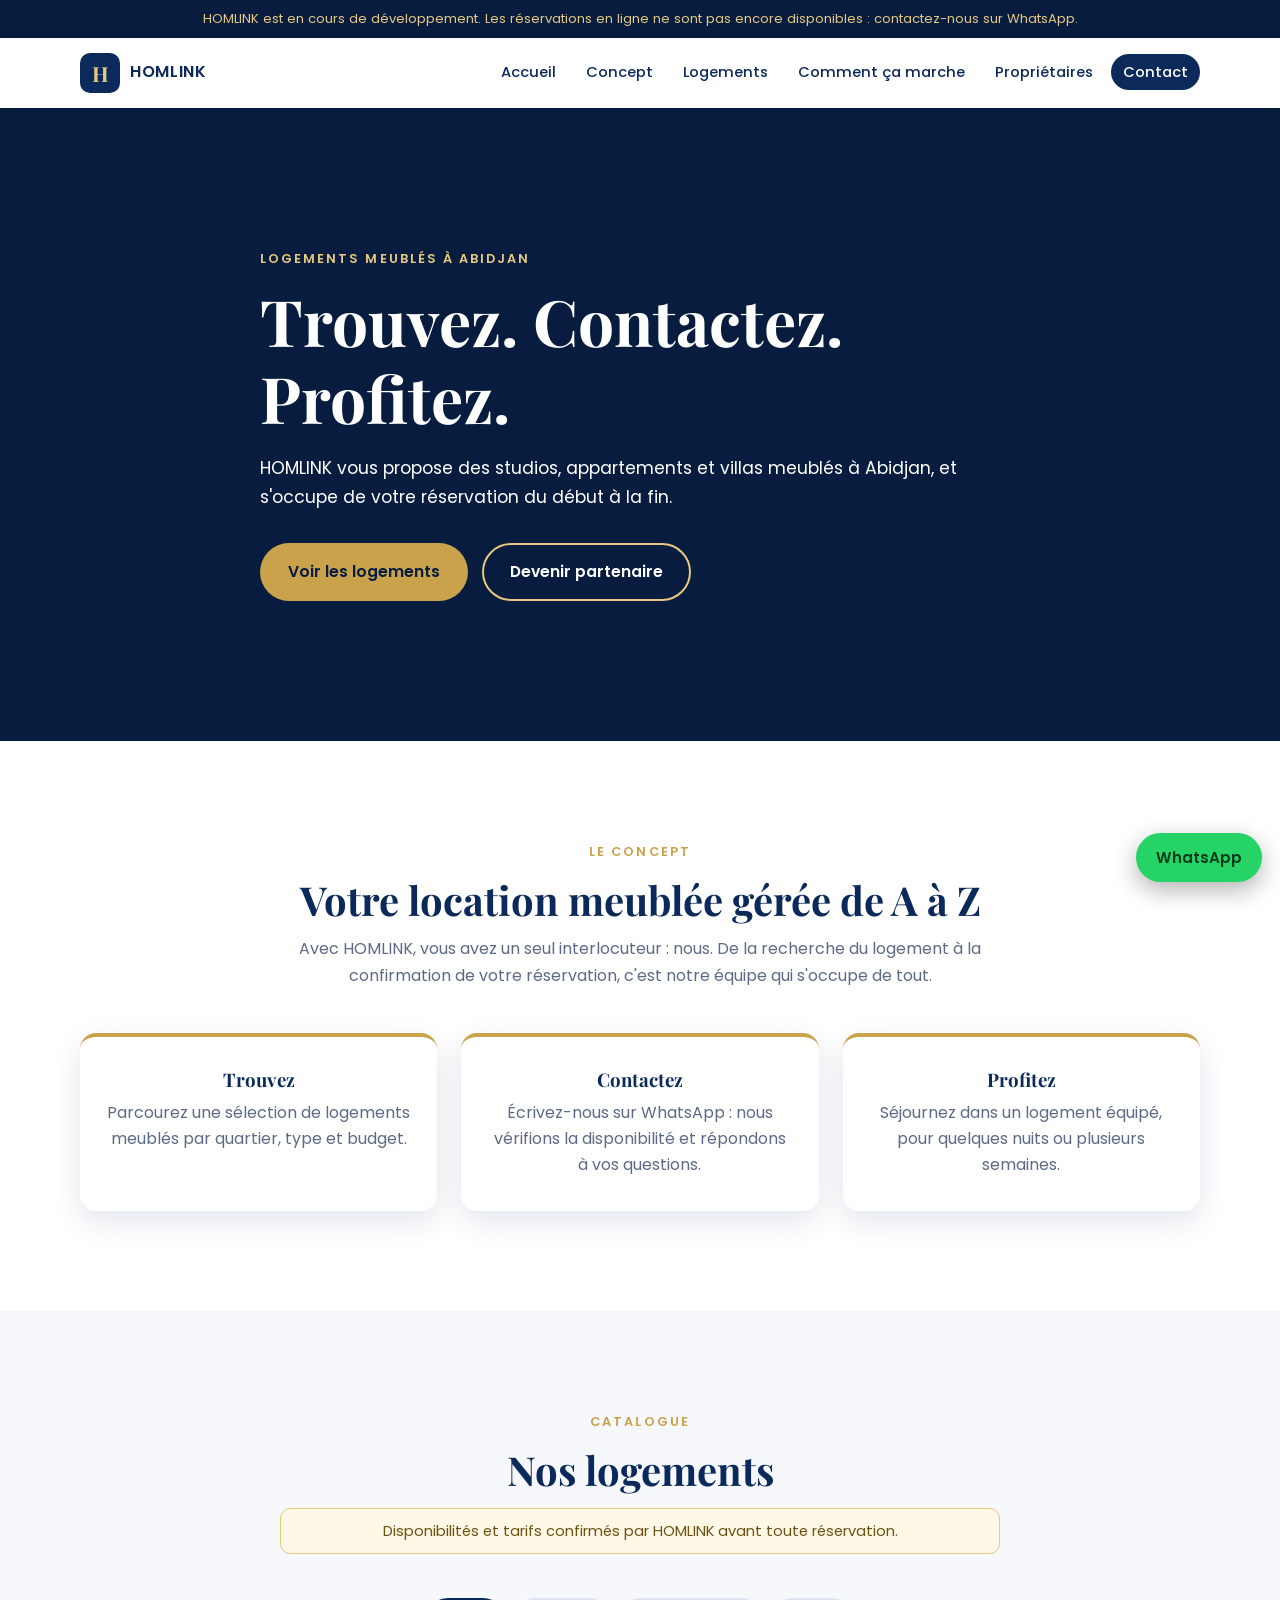
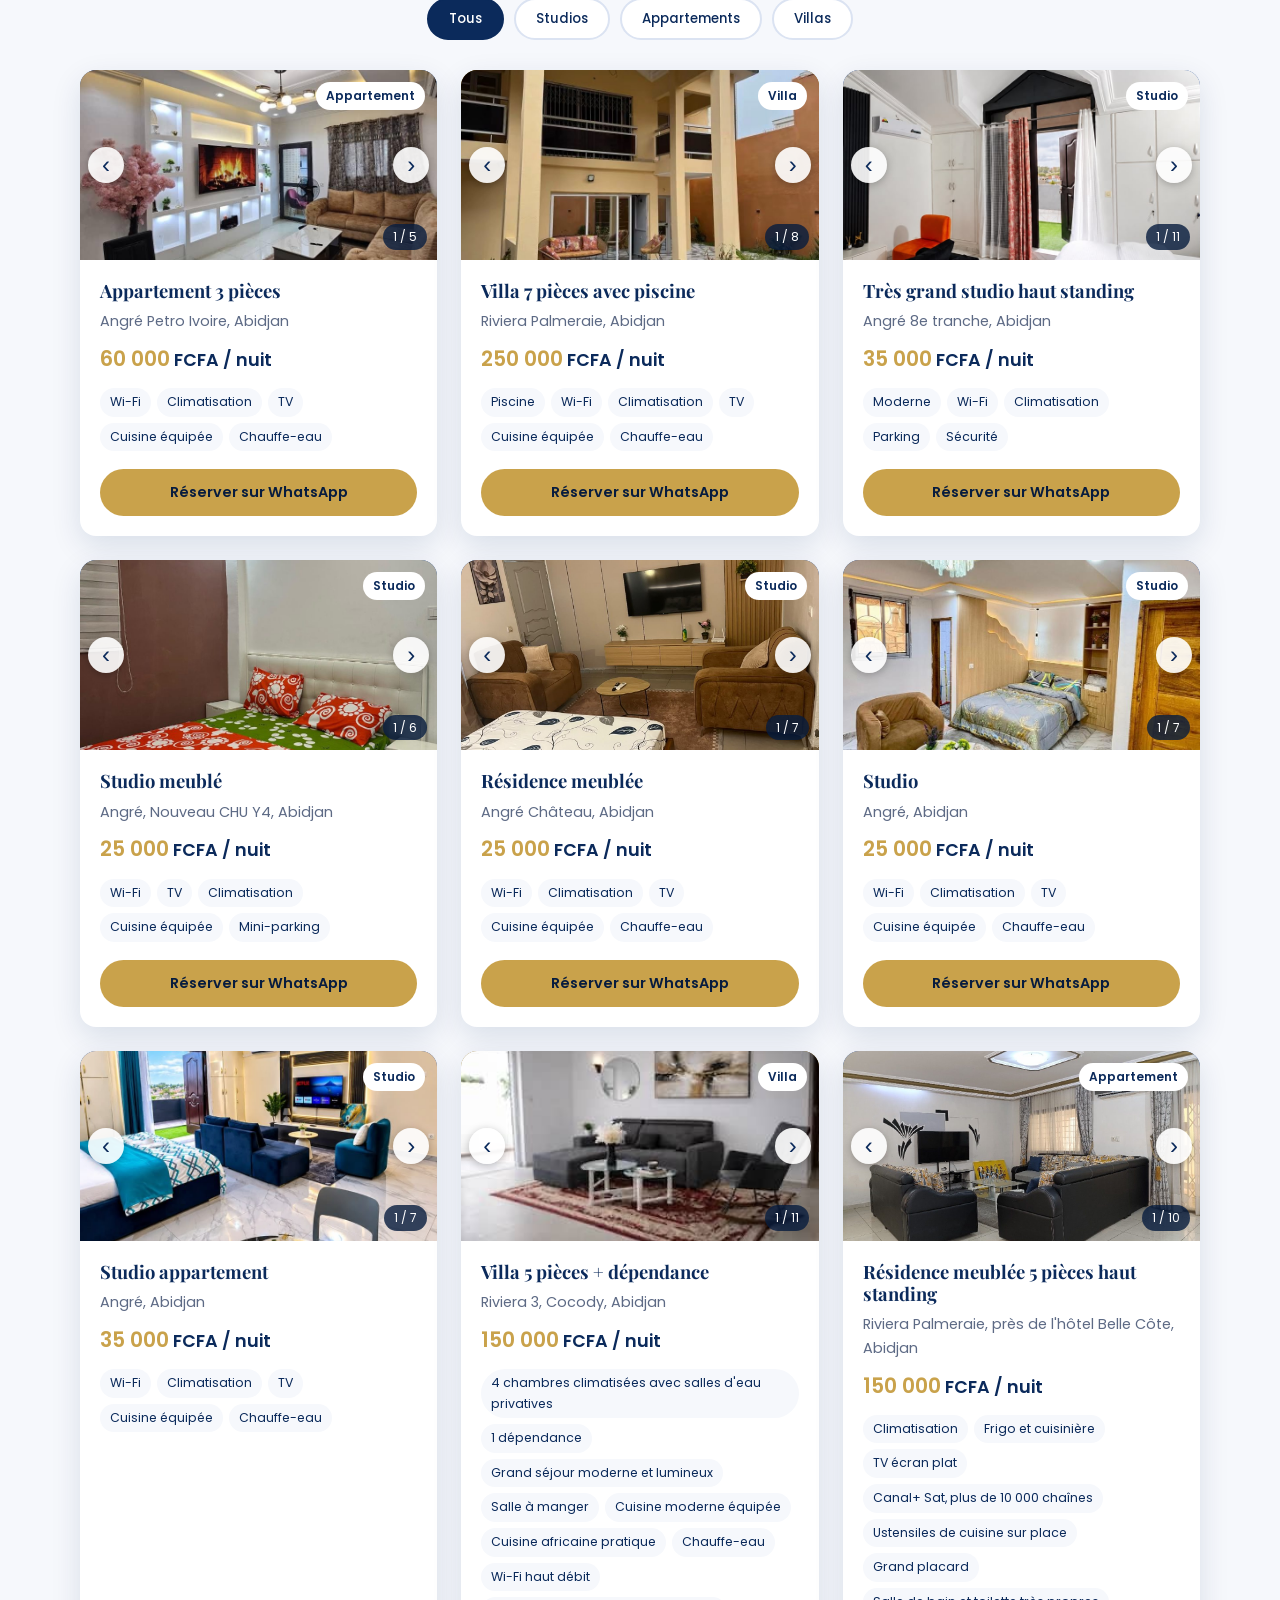
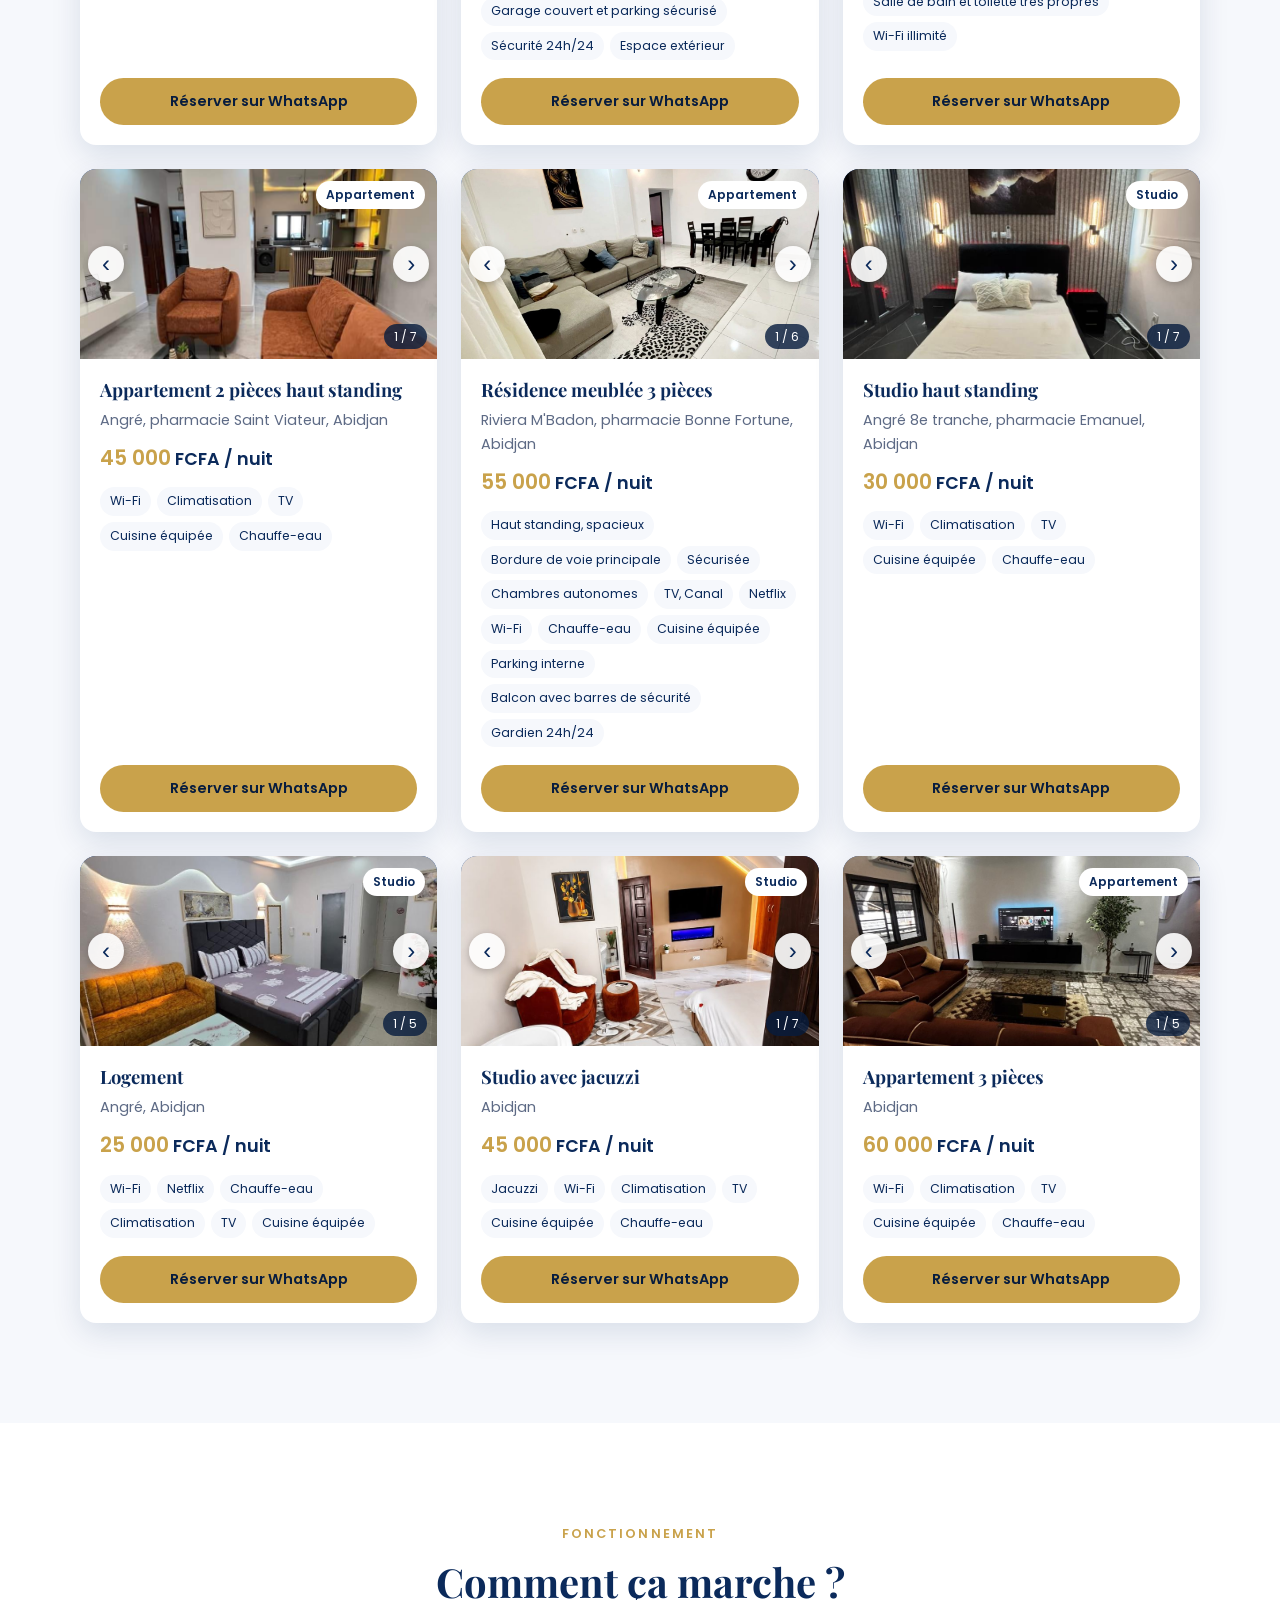
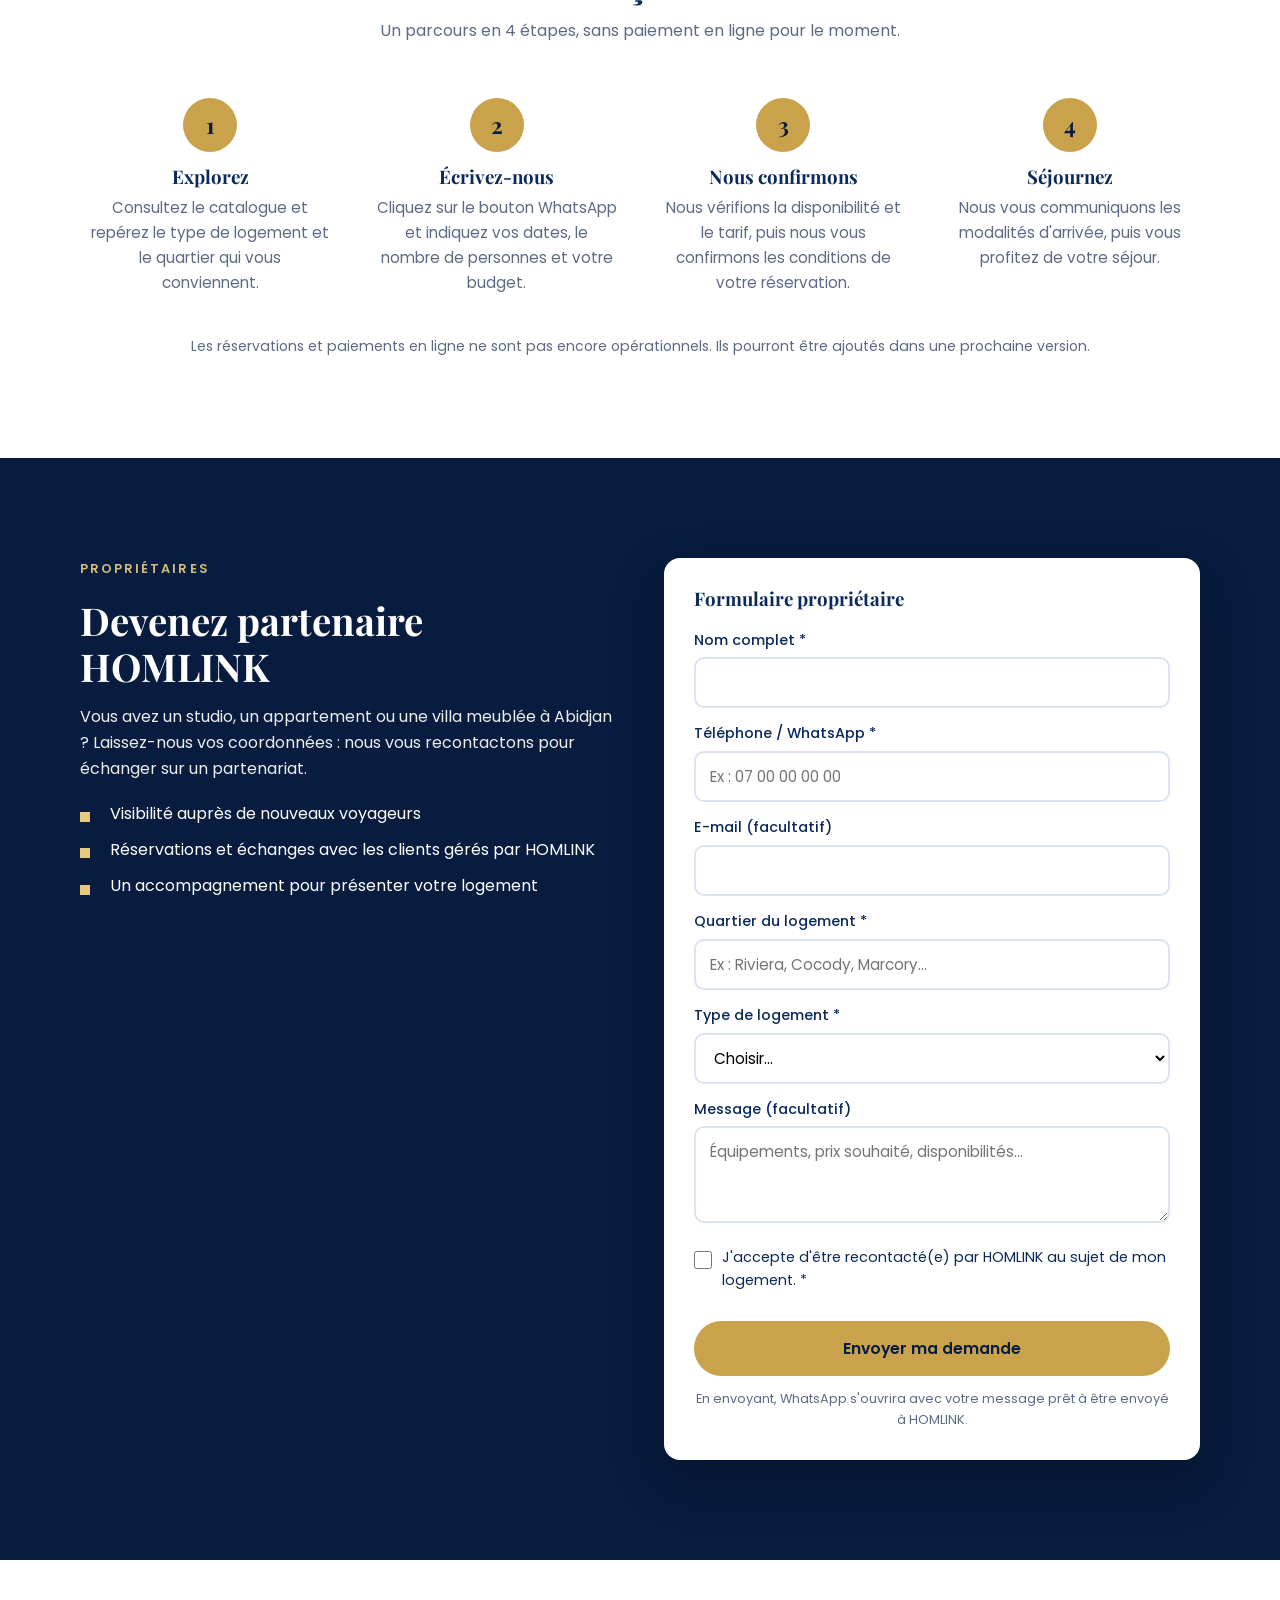
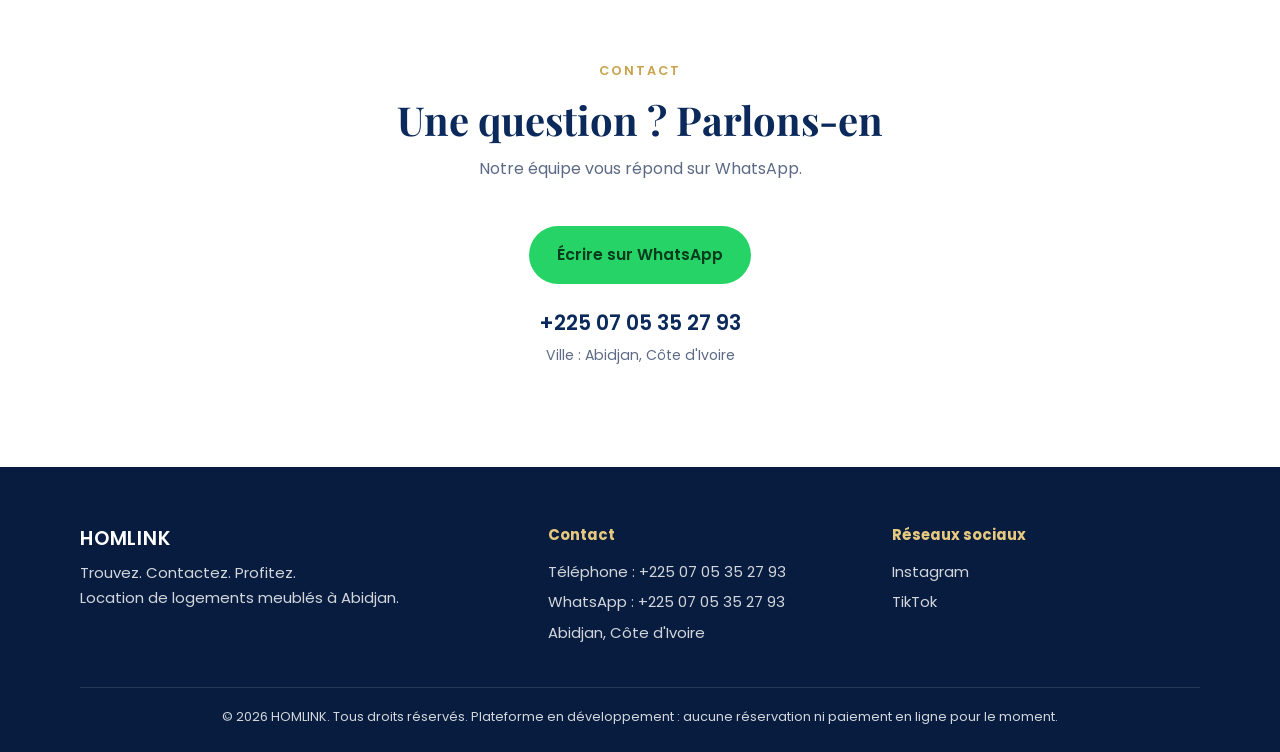
<file: index.html>
<!DOCTYPE html>
<html lang="fr">
<head>
  <meta charset="UTF-8">
  <meta name="viewport" content="width=device-width, initial-scale=1">
  <title>HOMLINK | Location de logements meublés à Abidjan (Angré, Riviera, Cocody)</title>
  <meta name="description" content="HOMLINK, location de studios, appartements et villas meublés à Abidjan : Angré, Riviera, Cocody. Photos, équipements, prix par nuit. Réservation gérée de A à Z sur WhatsApp.">
  <link rel="canonical" href="https://kassyndraman99-lab.github.io/homlink/">
  <meta property="og:type" content="website">
  <meta property="og:locale" content="fr_FR">
  <meta property="og:site_name" content="HOMLINK">
  <meta property="og:title" content="HOMLINK | Logements meublés à Abidjan (Angré, Riviera, Cocody)">
  <meta property="og:description" content="Studios, appartements et villas meublés à Abidjan. Trouvez. Contactez. Profitez.">
  <meta property="og:url" content="https://kassyndraman99-lab.github.io/homlink/">
  <meta name="theme-color" content="#120a1f">
  <link rel="preconnect" href="https://fonts.googleapis.com">
  <link rel="preconnect" href="https://fonts.gstatic.com" crossorigin>
  <link href="https://fonts.googleapis.com/css2?family=Playfair+Display:wght@600;700&family=Poppins:wght@400;500;600&display=swap" rel="stylesheet">
  <link href="https://fonts.googleapis.com/css2?family=Creepster&display=swap" rel="stylesheet">
  <link rel="stylesheet" href="style.css">
</head>
<body>
  <a class="skip-link" href="#contenu">Aller au contenu</a>

  <div class="notice" role="status">
    HOMLINK est en cours de développement. Les réservations en ligne ne sont pas encore disponibles : contactez-nous sur WhatsApp.
  </div>

  <header class="site-header">
    <div class="container header-inner">
      <a href="#accueil" class="logo" aria-label="HOMLINK, accueil">
        <span class="logo-mark">H</span>
        <span class="logo-text">HOMLINK</span>
      </a>
      <button class="menu-toggle" id="menuToggle" aria-expanded="false" aria-controls="mainNav" aria-label="Ouvrir le menu">
        <span></span><span></span><span></span>
      </button>
      <nav id="mainNav" class="main-nav" aria-label="Navigation principale">
        <ul>
          <li><a href="#accueil">Accueil</a></li>
          <li><a href="#concept">Concept</a></li>
          <li><a href="#logements">Logements</a></li>
          <li><a href="#fonctionnement">Comment ça marche</a></li>
          <li><a href="#partenaires">Propriétaires</a></li>
          <li><a href="#contact" class="nav-cta">Contact</a></li>
        </ul>
      </nav>
    </div>
  </header>

  <main id="contenu">
    <!-- 1. ACCUEIL -->
    <section id="accueil" class="hero">
      <div class="container hero-inner">
        <p class="eyebrow reveal">Logements meublés à Abidjan</p>
        <h1 class="reveal">Trouvez. Contactez. Profitez.</h1>
        <p class="hero-sub reveal">HOMLINK vous propose des studios, appartements et villas meublés à Abidjan, et s'occupe de votre réservation du début à la fin.</p>
        <div class="hero-actions reveal">
          <a href="#logements" class="btn btn-gold">Voir les logements</a>
          <a href="#partenaires" class="btn btn-outline">Devenir partenaire</a>
        </div>
      </div>
    </section>

    <!-- 2. CONCEPT -->
    <section id="concept" class="section">
      <div class="container">
        <header class="section-head reveal">
          <p class="eyebrow dark">Le concept</p>
          <h2>Votre location meublée gérée de A à Z</h2>
          <p>Avec HOMLINK, vous avez un seul interlocuteur : nous. De la recherche du logement à la confirmation de votre réservation, c'est notre équipe qui s'occupe de tout.</p>
        </header>
        <div class="grid grid-3">
          <article class="card feature reveal">
            <h3>Trouvez</h3>
            <p>Parcourez une sélection de logements meublés par quartier, type et budget.</p>
          </article>
          <article class="card feature reveal">
            <h3>Contactez</h3>
            <p>Écrivez-nous sur WhatsApp : nous vérifions la disponibilité et répondons à vos questions.</p>
          </article>
          <article class="card feature reveal">
            <h3>Profitez</h3>
            <p>Séjournez dans un logement équipé, pour quelques nuits ou plusieurs semaines.</p>
          </article>
        </div>
      </div>
    </section>

    <!-- 3. CATALOGUE -->
    <section id="logements" class="section section-alt">
      <div class="container">
        <header class="section-head reveal">
          <p class="eyebrow dark">Catalogue</p>
          <h2>Nos logements</h2>
          <p class="demo-note">Disponibilités et tarifs confirmés par HOMLINK avant toute réservation.</p>
        </header>

        <div class="filters reveal" role="group" aria-label="Filtrer par type de logement">
          <button class="filter is-active" data-filter="all" aria-pressed="true">Tous</button>
          <button class="filter" data-filter="Studio" aria-pressed="false">Studios</button>
          <button class="filter" data-filter="Appartement" aria-pressed="false">Appartements</button>
          <button class="filter" data-filter="Villa" aria-pressed="false">Villas</button>
        </div>

        <div id="catalogue" class="grid grid-3" aria-live="polite">
          <noscript><p class="center">Activez JavaScript dans votre navigateur pour afficher le catalogue.</p></noscript>
        </div>
      </div>
    </section>

    <!-- 4. FONCTIONNEMENT -->
    <section id="fonctionnement" class="section">
      <div class="container">
        <header class="section-head reveal">
          <p class="eyebrow dark">Fonctionnement</p>
          <h2>Comment ça marche ?</h2>
          <p>Un parcours en 4 étapes, sans paiement en ligne pour le moment.</p>
        </header>
        <ol class="steps">
          <li class="reveal"><span class="step-num">1</span><h3>Explorez</h3><p>Consultez le catalogue et repérez le type de logement et le quartier qui vous conviennent.</p></li>
          <li class="reveal"><span class="step-num">2</span><h3>Écrivez-nous</h3><p>Cliquez sur le bouton WhatsApp et indiquez vos dates, le nombre de personnes et votre budget.</p></li>
          <li class="reveal"><span class="step-num">3</span><h3>Nous confirmons</h3><p>Nous vérifions la disponibilité et le tarif, puis nous vous confirmons les conditions de votre réservation.</p></li>
          <li class="reveal"><span class="step-num">4</span><h3>Séjournez</h3><p>Nous vous communiquons les modalités d'arrivée, puis vous profitez de votre séjour.</p></li>
        </ol>
        <p class="center small reveal">Les réservations et paiements en ligne ne sont pas encore opérationnels. Ils pourront être ajoutés dans une prochaine version.</p>
      </div>
    </section>

    <!-- 5. PARTENAIRES -->
    <section id="partenaires" class="section section-blue">
      <div class="container partner-grid">
        <div class="partner-text reveal">
          <p class="eyebrow">Propriétaires</p>
          <h2>Devenez partenaire HOMLINK</h2>
          <p>Vous avez un studio, un appartement ou une villa meublée à Abidjan ? Laissez-nous vos coordonnées : nous vous recontactons pour échanger sur un partenariat.</p>
          <ul class="checklist">
            <li>Visibilité auprès de nouveaux voyageurs</li>
            <li>Réservations et échanges avec les clients gérés par HOMLINK</li>
            <li>Un accompagnement pour présenter votre logement</li>
          </ul>
        </div>

        <form id="partnerForm" class="form reveal" novalidate>
          <h3>Formulaire propriétaire</h3>

          <div class="field">
            <label for="nom">Nom complet *</label>
            <input type="text" id="nom" name="nom" autocomplete="name" required minlength="3">
            <p class="error" id="nom-error" role="alert"></p>
          </div>

          <div class="field">
            <label for="tel">Téléphone / WhatsApp *</label>
            <input type="tel" id="tel" name="tel" autocomplete="tel" placeholder="Ex : 07 00 00 00 00" required>
            <p class="error" id="tel-error" role="alert"></p>
          </div>

          <div class="field">
            <label for="email">E-mail (facultatif)</label>
            <input type="email" id="email" name="email" autocomplete="email">
            <p class="error" id="email-error" role="alert"></p>
          </div>

          <div class="field">
            <label for="quartier">Quartier du logement *</label>
            <input type="text" id="quartier" name="quartier" placeholder="Ex : Riviera, Cocody, Marcory…" required>
            <p class="error" id="quartier-error" role="alert"></p>
          </div>

          <div class="field">
            <label for="type">Type de logement *</label>
            <select id="type" name="type" required>
              <option value="">Choisir…</option>
              <option>Studio</option>
              <option>Appartement</option>
              <option>Villa</option>
            </select>
            <p class="error" id="type-error" role="alert"></p>
          </div>

          <div class="field">
            <label for="message">Message (facultatif)</label>
            <textarea id="message" name="message" rows="3" placeholder="Équipements, prix souhaité, disponibilités…"></textarea>
          </div>

          <div class="field check">
            <input type="checkbox" id="consent" name="consent" required>
            <label for="consent">J'accepte d'être recontacté(e) par HOMLINK au sujet de mon logement. *</label>
            <p class="error" id="consent-error" role="alert"></p>
          </div>

          <button type="submit" class="btn btn-gold btn-block">Envoyer ma demande</button>
          <p class="form-note">En envoyant, WhatsApp s'ouvrira avec votre message prêt à être envoyé à HOMLINK.</p>
          <p class="form-success" id="formSuccess" role="status" hidden>Merci ! Vérifiez WhatsApp pour finaliser l'envoi de votre demande.</p>
        </form>
      </div>
    </section>

    <!-- 6. CONTACT -->
    <section id="contact" class="section">
      <div class="container center">
        <header class="section-head reveal">
          <p class="eyebrow dark">Contact</p>
          <h2>Une question ? Parlons-en</h2>
          <p>Notre équipe vous répond sur WhatsApp.</p>
        </header>
        <a class="btn btn-whatsapp reveal" id="waContact" href="https://wa.me/2250705352793" target="_blank" rel="noopener">
          Écrire sur WhatsApp
        </a>
        <p class="phone reveal">+225 07 05 35 27 93</p>
        <p class="small reveal">Ville : Abidjan, Côte d'Ivoire</p>
      </div>
    </section>
  </main>

  <footer class="site-footer">
    <div class="container footer-grid">
      <div>
        <p class="logo-text light">HOMLINK</p>
        <p>Trouvez. Contactez. Profitez.<br>Location de logements meublés à Abidjan.</p>
      </div>
      <div>
        <h4>Contact</h4>
        <p>Téléphone : +225 07 05 35 27 93</p>
        <p>WhatsApp : <a href="https://wa.me/2250705352793" target="_blank" rel="noopener">+225 07 05 35 27 93</a></p>
        <p>Abidjan, Côte d'Ivoire</p>
      </div>
      <div>
        <h4>Réseaux sociaux</h4>
        <!-- Remplacez les liens "#" par vos vraies pages -->
        <p><a href="https://www.instagram.com/homlink.off/" target="_blank" rel="noopener">Instagram</a></p>
        <p><a href="https://www.tiktok.com/@homlink_off" target="_blank" rel="noopener">TikTok</a></p>
      </div>
    </div>
    <div class="container footer-bottom">
      <p>© <span id="year"></span> HOMLINK. Tous droits réservés. Plateforme en développement : aucune réservation ni paiement en ligne pour le moment.</p>
    </div>
  </footer>

  <!-- Fenêtre de réservation (questions avant WhatsApp) -->
  <div class="modal" id="resaModal" hidden>
    <div class="modal-box" role="dialog" aria-modal="true" aria-labelledby="resaTitle">
      <button type="button" class="modal-close" id="resaClose" aria-label="Fermer">&times;</button>
      <h3 id="resaTitle">Votre réservation</h3>
      <p class="modal-sub" id="resaSub"></p>
      <form id="resaForm" novalidate>
        <div class="field">
          <label for="resaPers">Nombre de personnes *</label>
          <select id="resaPers" required>
            <option value="">Choisir…</option>
            <option>1</option><option>2</option><option>3</option><option>4</option><option>5</option>
            <option>6</option><option>7</option><option>8</option><option>9</option><option>10</option>
            <option>Plus de 10</option>
          </select>
          <p class="error" id="resaPers-error" role="alert"></p>
        </div>
        <div class="field-row">
          <div class="field">
            <label for="resaIn">Date d'entrée *</label>
            <input type="date" id="resaIn" required>
            <p class="error" id="resaIn-error" role="alert"></p>
          </div>
          <div class="field">
            <label for="resaOut">Date de sortie *</label>
            <input type="date" id="resaOut" required>
            <p class="error" id="resaOut-error" role="alert"></p>
          </div>
        </div>
        <p class="resa-summary" id="resaSummary" aria-live="polite">Choisissez vos dates pour voir la durée du séjour.</p>
        <button type="submit" class="btn btn-gold btn-block">Envoyer ma demande sur WhatsApp</button>
        <p class="form-note">WhatsApp s'ouvrira avec votre message prêt à envoyer. HOMLINK confirme ensuite la disponibilité et le tarif.</p>
      </form>
    </div>
  </div>

  <a href="https://wa.me/2250705352793" class="wa-float" target="_blank" rel="noopener" aria-label="Contacter HOMLINK sur WhatsApp">WhatsApp</a>

  <script src="logements.js"></script>
  <script src="script.js"></script>
</body>
</html>
</file>
<file: style.css>
/* ===== Variables : modifiez les couleurs ici ===== */
:root {
  --blue: #0B2A5B;
  --blue-dark: #071c3e;
  --blue-light: #1d4a95;
  --gold: #C9A24B;
  --gold-light: #e6c97f;
  --white: #ffffff;
  --bg: #f6f8fc;
  --text: #1c2740;
  --muted: #5d6a85;
  --radius: 16px;
  --shadow: 0 10px 30px rgba(11, 42, 91, 0.12);
}

* { box-sizing: border-box; margin: 0; padding: 0; }
html { scroll-behavior: smooth; scroll-padding-top: 90px; }
body {
  font-family: "Poppins", system-ui, -apple-system, Segoe UI, Roboto, sans-serif;
  color: var(--text);
  background: var(--white);
  line-height: 1.65;
  -webkit-font-smoothing: antialiased;
}
img, svg { max-width: 100%; display: block; }
a { color: inherit; }
ul, ol { list-style: none; }
h1, h2, h3 { font-family: "Playfair Display", Georgia, serif; line-height: 1.2; }

.container { width: min(1120px, 92%); margin-inline: auto; }
.center { text-align: center; }
.small { font-size: 0.88rem; color: var(--muted); }

:focus-visible { outline: 3px solid var(--gold); outline-offset: 3px; border-radius: 4px; }

.skip-link {
  position: absolute; left: -999px; top: 8px; z-index: 200;
  background: var(--gold); color: var(--blue-dark); padding: 10px 16px; border-radius: 8px; font-weight: 600;
}
.skip-link:focus { left: 8px; }

/* ===== Bandeau ===== */
.notice {
  background: var(--blue-dark); color: var(--gold-light);
  text-align: center; font-size: 0.82rem; padding: 8px 14px;
}

/* ===== En-tête ===== */
.site-header {
  position: sticky; top: 0; z-index: 100;
  background: rgba(255, 255, 255, 0.96); backdrop-filter: blur(8px);
  box-shadow: 0 2px 14px rgba(11, 42, 91, 0.08);
}
.header-inner { display: flex; align-items: center; justify-content: space-between; min-height: 70px; }
.logo { display: flex; align-items: center; gap: 10px; text-decoration: none; }
.logo-mark {
  width: 40px; height: 40px; border-radius: 10px; display: grid; place-items: center;
  background: var(--blue); color: var(--gold-light);
  font-family: "Playfair Display", serif; font-weight: 700; font-size: 1.3rem;
}
.logo-text { font-weight: 600; color: var(--blue); letter-spacing: 0.04em; }
.logo-text strong { color: var(--gold); }
.logo-text.light { color: var(--white); font-size: 1.2rem; }

.main-nav ul { display: flex; align-items: center; gap: 6px; }
.main-nav a {
  text-decoration: none; font-size: 0.92rem; font-weight: 500; color: var(--blue);
  padding: 8px 12px; border-radius: 999px; transition: background 0.2s, color 0.2s;
}
.main-nav a:hover { background: var(--bg); }
.main-nav .nav-cta { background: var(--blue); color: var(--white); }
.main-nav .nav-cta:hover { background: var(--blue-light); }

.menu-toggle { display: none; background: none; border: 0; width: 44px; height: 44px; cursor: pointer; }
.menu-toggle span { display: block; width: 24px; height: 2px; background: var(--blue); margin: 5px auto; transition: transform 0.3s, opacity 0.3s; }
.menu-toggle[aria-expanded="true"] span:nth-child(1) { transform: translateY(7px) rotate(45deg); }
.menu-toggle[aria-expanded="true"] span:nth-child(2) { opacity: 0; }
.menu-toggle[aria-expanded="true"] span:nth-child(3) { transform: translateY(-7px) rotate(-45deg); }

/* ===== Hero ===== */
.hero {
  background: var(--blue-dark);
  color: var(--white); padding: clamp(70px, 12vw, 140px) 0;
}
.hero-inner { max-width: 760px; }
.eyebrow { color: var(--gold-light); text-transform: uppercase; letter-spacing: 0.16em; font-size: 0.8rem; font-weight: 600; margin-bottom: 14px; }
.eyebrow.dark { color: var(--gold); }
.hero h1 { font-size: clamp(2.2rem, 6vw, 4rem); margin-bottom: 18px; }
.hero-sub { font-size: 1.08rem; opacity: 0.92; margin-bottom: 32px; }
.hero-actions { display: flex; flex-wrap: wrap; gap: 14px; }

/* ===== Boutons ===== */
.btn {
  display: inline-flex; align-items: center; justify-content: center; gap: 10px;
  padding: 14px 26px; border-radius: 999px; font-weight: 600; font-size: 0.98rem;
  text-decoration: none; border: 2px solid transparent; cursor: pointer; font-family: inherit;
  transition: transform 0.2s, box-shadow 0.2s, background 0.2s;
}
.btn:hover { transform: translateY(-2px); box-shadow: var(--shadow); }
.btn-gold { background: var(--gold); color: var(--blue-dark); }
.btn-outline { border-color: var(--gold-light); color: var(--white); }
.btn-outline:hover { background: rgba(255, 255, 255, 0.1); }
.btn-whatsapp { background: #25D366; color: #073b1c; }
.btn-block { width: 100%; }

/* ===== Sections ===== */
.section { padding: clamp(56px, 8vw, 100px) 0; }
.section-alt { background: var(--bg); }
.section-blue { background: var(--blue-dark); color: var(--white); }
.section-head { max-width: 720px; margin: 0 auto 44px; text-align: center; }
.section-head h2 { font-size: clamp(1.7rem, 4vw, 2.5rem); color: var(--blue); margin-bottom: 12px; }
.section-head p { color: var(--muted); }
.demo-note { background: #fff8e6; border: 1px solid var(--gold-light); color: #6b5314 !important; padding: 10px 14px; border-radius: 10px; margin-top: 14px; font-size: 0.92rem; }

.grid { display: grid; gap: 24px; }
.grid-3 { grid-template-columns: repeat(auto-fit, minmax(270px, 1fr)); }

.card { background: var(--white); border-radius: var(--radius); box-shadow: var(--shadow); overflow: hidden; }
.feature { padding: 32px 26px; text-align: center; border-top: 4px solid var(--gold); }
.feature h3 { color: var(--blue); margin-bottom: 8px; }
.feature p { color: var(--muted); }

/* ===== Filtres + catalogue ===== */
.filters { display: flex; flex-wrap: wrap; justify-content: center; gap: 10px; margin-bottom: 30px; }
.filter {
  background: var(--white); border: 2px solid #dbe3f2; color: var(--blue); font-family: inherit;
  padding: 9px 20px; border-radius: 999px; font-weight: 500; cursor: pointer; transition: all 0.2s;
}
.filter:hover { border-color: var(--gold); }
.filter.is-active { background: var(--blue); border-color: var(--blue); color: var(--white); }

.listing { display: flex; flex-direction: column; transition: transform 0.25s; }
.listing:hover { transform: translateY(-5px); }
.thumb {
  position: relative; height: 190px; display: grid; place-items: center; color: rgba(255, 255, 255, 0.9);
}
.no-photo { font-size: 0.95rem; font-weight: 500; letter-spacing: 0.04em; opacity: 0.85; }
.thumb.t-studio { background: #1d4a95; }
.thumb.t-appartement { background: #2c5aa8; }
.thumb.t-villa { background: #8a6a1f; }
.badge {
  position: absolute; top: 12px; left: 12px; background: rgba(7, 28, 62, 0.85); color: var(--gold-light);
  font-size: 0.72rem; font-weight: 600; padding: 4px 10px; border-radius: 999px; letter-spacing: 0.04em;
}
.type-tag { position: absolute; top: 12px; right: 12px; background: var(--white); color: var(--blue); font-size: 0.75rem; font-weight: 600; padding: 4px 10px; border-radius: 999px; }
.listing-body { padding: 20px; display: flex; flex-direction: column; gap: 8px; flex: 1; }
.listing-body h3 { color: var(--blue); font-size: 1.15rem; }
.where { color: var(--muted); font-size: 0.9rem; }
.price { color: var(--blue); font-weight: 600; font-size: 1.1rem; }
.price span { color: var(--gold); font-size: 1.3rem; }
.amenities { display: flex; flex-wrap: wrap; gap: 6px; margin: 4px 0 10px; }
.amenities li { background: var(--bg); color: var(--blue); font-size: 0.78rem; padding: 4px 10px; border-radius: 999px; }
.listing-body .btn { margin-top: auto; padding: 11px 18px; font-size: 0.9rem; }

/* ===== Étapes ===== */
.steps { display: grid; grid-template-columns: repeat(auto-fit, minmax(220px, 1fr)); gap: 26px; counter-reset: s; margin-bottom: 30px; }
.steps li { text-align: center; padding: 10px; }
.step-num {
  width: 54px; height: 54px; border-radius: 50%; margin: 0 auto 14px; display: grid; place-items: center;
  background: var(--gold); color: var(--blue-dark);
  font-family: "Playfair Display", serif; font-weight: 700; font-size: 1.4rem;
}
.steps h3 { color: var(--blue); margin-bottom: 6px; }
.steps p { color: var(--muted); font-size: 0.95rem; }

/* ===== Partenaires + formulaire ===== */
.partner-grid { display: grid; grid-template-columns: 1fr 1fr; gap: 48px; align-items: start; }
.partner-text h2 { font-size: clamp(1.7rem, 4vw, 2.4rem); margin-bottom: 14px; }
.partner-text p { opacity: 0.92; margin-bottom: 18px; }
.checklist li { padding-left: 30px; position: relative; margin-bottom: 10px; }
.checklist li::before { content: ""; position: absolute; left: 0; top: 0.7em; width: 10px; height: 10px; background: var(--gold-light); }

.form { background: var(--white); color: var(--text); padding: 30px; border-radius: var(--radius); box-shadow: 0 20px 50px rgba(0, 0, 0, 0.25); }
.form h3 { color: var(--blue); margin-bottom: 18px; }
.field { margin-bottom: 14px; }
.field label { display: block; font-weight: 500; font-size: 0.9rem; margin-bottom: 5px; color: var(--blue); }
.field input[type="text"], .field input[type="tel"], .field input[type="email"], .field select, .field textarea {
  width: 100%; padding: 12px 14px; border: 2px solid #dbe3f2; border-radius: 10px; font-family: inherit; font-size: 0.95rem; background: var(--white);
}
.field input:focus, .field select:focus, .field textarea:focus { outline: none; border-color: var(--gold); }
.field.invalid input, .field.invalid select { border-color: #c62828; }
.field.check { display: grid; grid-template-columns: auto 1fr; gap: 10px; align-items: start; }
.field.check label { margin: 0; font-weight: 400; }
.field.check input { margin-top: 5px; width: 18px; height: 18px; }
.field.check .error { grid-column: 1 / -1; }
.error { color: #c62828; font-size: 0.82rem; min-height: 0; margin-top: 4px; }
.form-note { font-size: 0.8rem; color: var(--muted); margin-top: 12px; text-align: center; }
.form-success { margin-top: 14px; background: #e8f6ec; color: #1b5e20; padding: 12px; border-radius: 10px; font-size: 0.9rem; text-align: center; }

/* ===== Contact ===== */
.phone { font-size: 1.3rem; font-weight: 600; color: var(--blue); margin: 22px 0 4px; }

/* ===== Pied de page ===== */
.site-footer { background: var(--blue-dark); color: rgba(255, 255, 255, 0.82); padding-top: 56px; font-size: 0.93rem; }
.footer-grid { display: grid; grid-template-columns: 1.4fr 1fr 1fr; gap: 36px; padding-bottom: 36px; }
.site-footer h4 { color: var(--gold-light); margin-bottom: 12px; font-family: "Poppins", sans-serif; }
.site-footer p { margin-bottom: 6px; }
.site-footer a { text-decoration: none; }
.site-footer a:hover { color: var(--gold-light); }
.footer-bottom { border-top: 1px solid rgba(255, 255, 255, 0.12); padding: 18px 0; font-size: 0.8rem; text-align: center; }

/* ===== Bouton WhatsApp flottant ===== */
.wa-float {
  position: fixed; right: 18px; bottom: 18px; z-index: 90; padding: 12px 20px; border-radius: 999px;
  background: #25D366; color: #073b1c; font-weight: 600; font-size: 0.95rem; text-decoration: none;
  box-shadow: 0 8px 24px rgba(0, 0, 0, 0.3); transition: transform 0.2s;
}
.wa-float:hover { transform: scale(1.08); }

/* ===== Animations d'apparition ===== */
.reveal { opacity: 0; transform: translateY(24px); transition: opacity 0.7s ease, transform 0.7s ease; }
.reveal.visible { opacity: 1; transform: none; }

@media (prefers-reduced-motion: reduce) {
  html { scroll-behavior: auto; }
  .reveal { opacity: 1; transform: none; transition: none; }
  .btn, .listing, .wa-float {
  position: fixed; right: 18px; bottom: 18px; z-index: 90; padding: 12px 20px; border-radius: 999px;
  background: #25D366; color: #073b1c; font-weight: 600; font-size: 0.95rem; text-decoration: none;
  box-shadow: 0 8px 24px rgba(0, 0, 0, 0.3); transition: transform 0.2s;
}
}

/* ===== Responsive ===== */
@media (max-width: 860px) {
  .menu-toggle { display: block; }
  .main-nav {
    position: absolute; top: 100%; left: 0; right: 0; background: var(--white);
    box-shadow: 0 14px 24px rgba(11, 42, 91, 0.12); display: none; padding: 12px 4%;
  }
  .main-nav.open { display: block; }
  .main-nav ul { flex-direction: column; align-items: stretch; gap: 2px; }
  .main-nav a { display: block; padding: 12px 14px; border-radius: 10px; }
  .partner-grid, .footer-grid { grid-template-columns: 1fr; }
}

.promo { color: #8a6a1f; background: #fff8e6; border: 1px solid var(--gold-light); border-radius: 8px; padding: 4px 10px; font-size: 0.85rem; font-weight: 600; align-self: flex-start; }

/* ===== Carrousel de photos ===== */
.thumb .carousel { position: absolute; inset: 0; }
.car-track { display: flex; height: 100%; overflow-x: auto; scroll-snap-type: x mandatory; scrollbar-width: none; }
.car-track::-webkit-scrollbar { display: none; }
.car-track img { flex: 0 0 100%; width: 100%; height: 100%; object-fit: cover; scroll-snap-align: center; }
.car-btn {
  position: absolute; top: 50%; transform: translateY(-50%); z-index: 2; width: 36px; height: 36px; border-radius: 50%;
  border: 0; background: rgba(255, 255, 255, 0.9); color: var(--blue); font-size: 1.5rem; line-height: 1; cursor: pointer;
  box-shadow: 0 2px 8px rgba(0, 0, 0, 0.25);
}
.car-btn.prev { left: 8px; } .car-btn.next { right: 8px; }
.car-count { position: absolute; bottom: 10px; right: 10px; z-index: 2; background: rgba(7, 28, 62, 0.8); color: #fff; font-size: 0.75rem; padding: 3px 10px; border-radius: 999px; }
.thumb .type-tag { z-index: 2; }

/* ===== Fenêtre de réservation ===== */
.modal { position: fixed; inset: 0; z-index: 200; background: rgba(7, 28, 62, 0.72); display: flex; align-items: center; justify-content: center; padding: 16px; overflow-y: auto; }
.modal[hidden] { display: none; }
.modal-box { position: relative; width: 100%; max-width: 440px; background: var(--white); color: var(--text); border-radius: var(--radius); padding: 28px 24px 22px; box-shadow: 0 20px 50px rgba(0, 0, 0, 0.35); }
.modal-box h3 { color: var(--blue); margin-bottom: 4px; padding-right: 36px; }
.modal-sub { color: var(--muted); font-size: 0.88rem; margin-bottom: 18px; }
.modal-close { position: absolute; top: 10px; right: 12px; width: 36px; height: 36px; border: 0; border-radius: 50%; background: var(--bg); color: var(--blue); font-size: 1.5rem; line-height: 1; cursor: pointer; }
.modal .field input[type="date"], .modal .field select {
  width: 100%; padding: 12px 14px; border: 2px solid #dbe3f2; border-radius: 10px; font-family: inherit; font-size: 0.95rem; background: var(--white); color: var(--text);
}
.modal .field input:focus, .modal .field select:focus { outline: none; border-color: var(--gold); }
.field-row { display: grid; grid-template-columns: 1fr 1fr; gap: 12px; }
.resa-summary { background: var(--bg); color: var(--blue); font-size: 0.9rem; font-weight: 500; padding: 10px 14px; border-radius: 10px; margin-bottom: 16px; }
body.modal-open { overflow: hidden; }
@media (max-width: 420px) { .field-row { grid-template-columns: 1fr; gap: 0; } }
</file>
